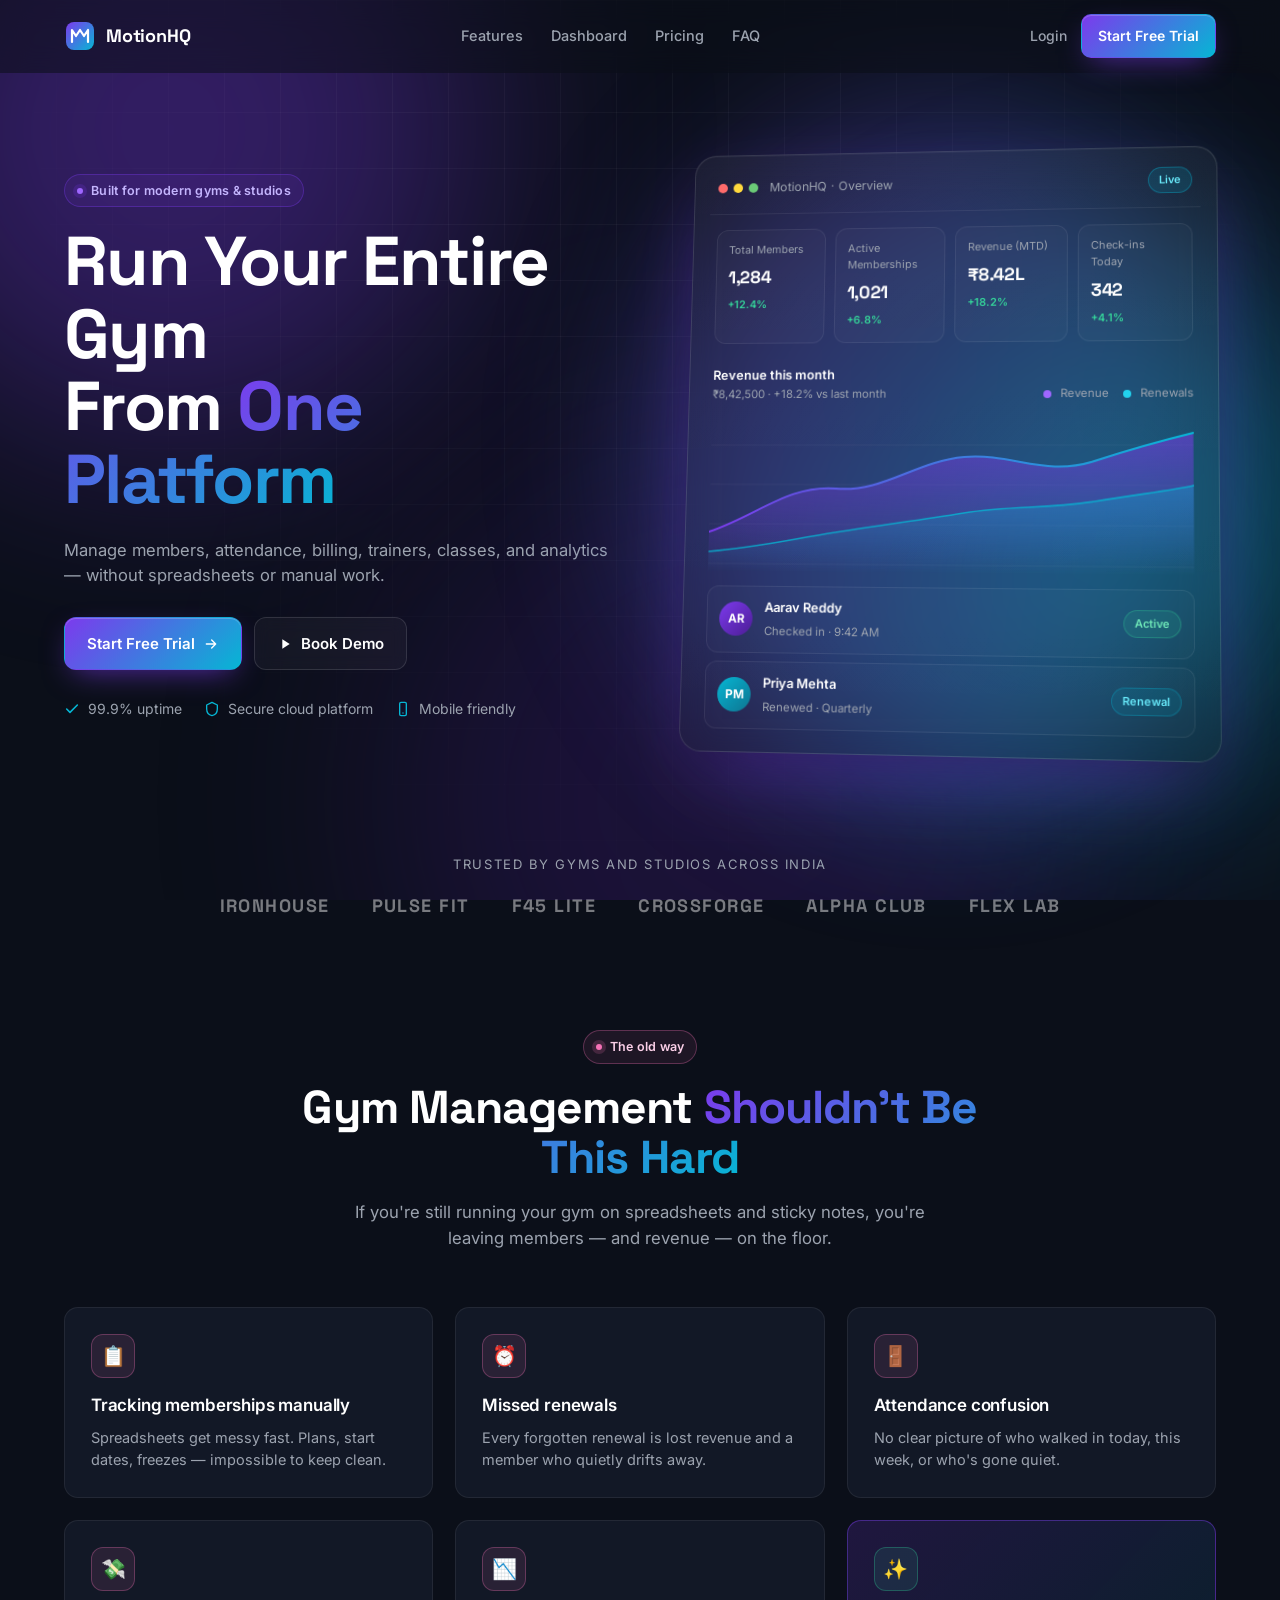
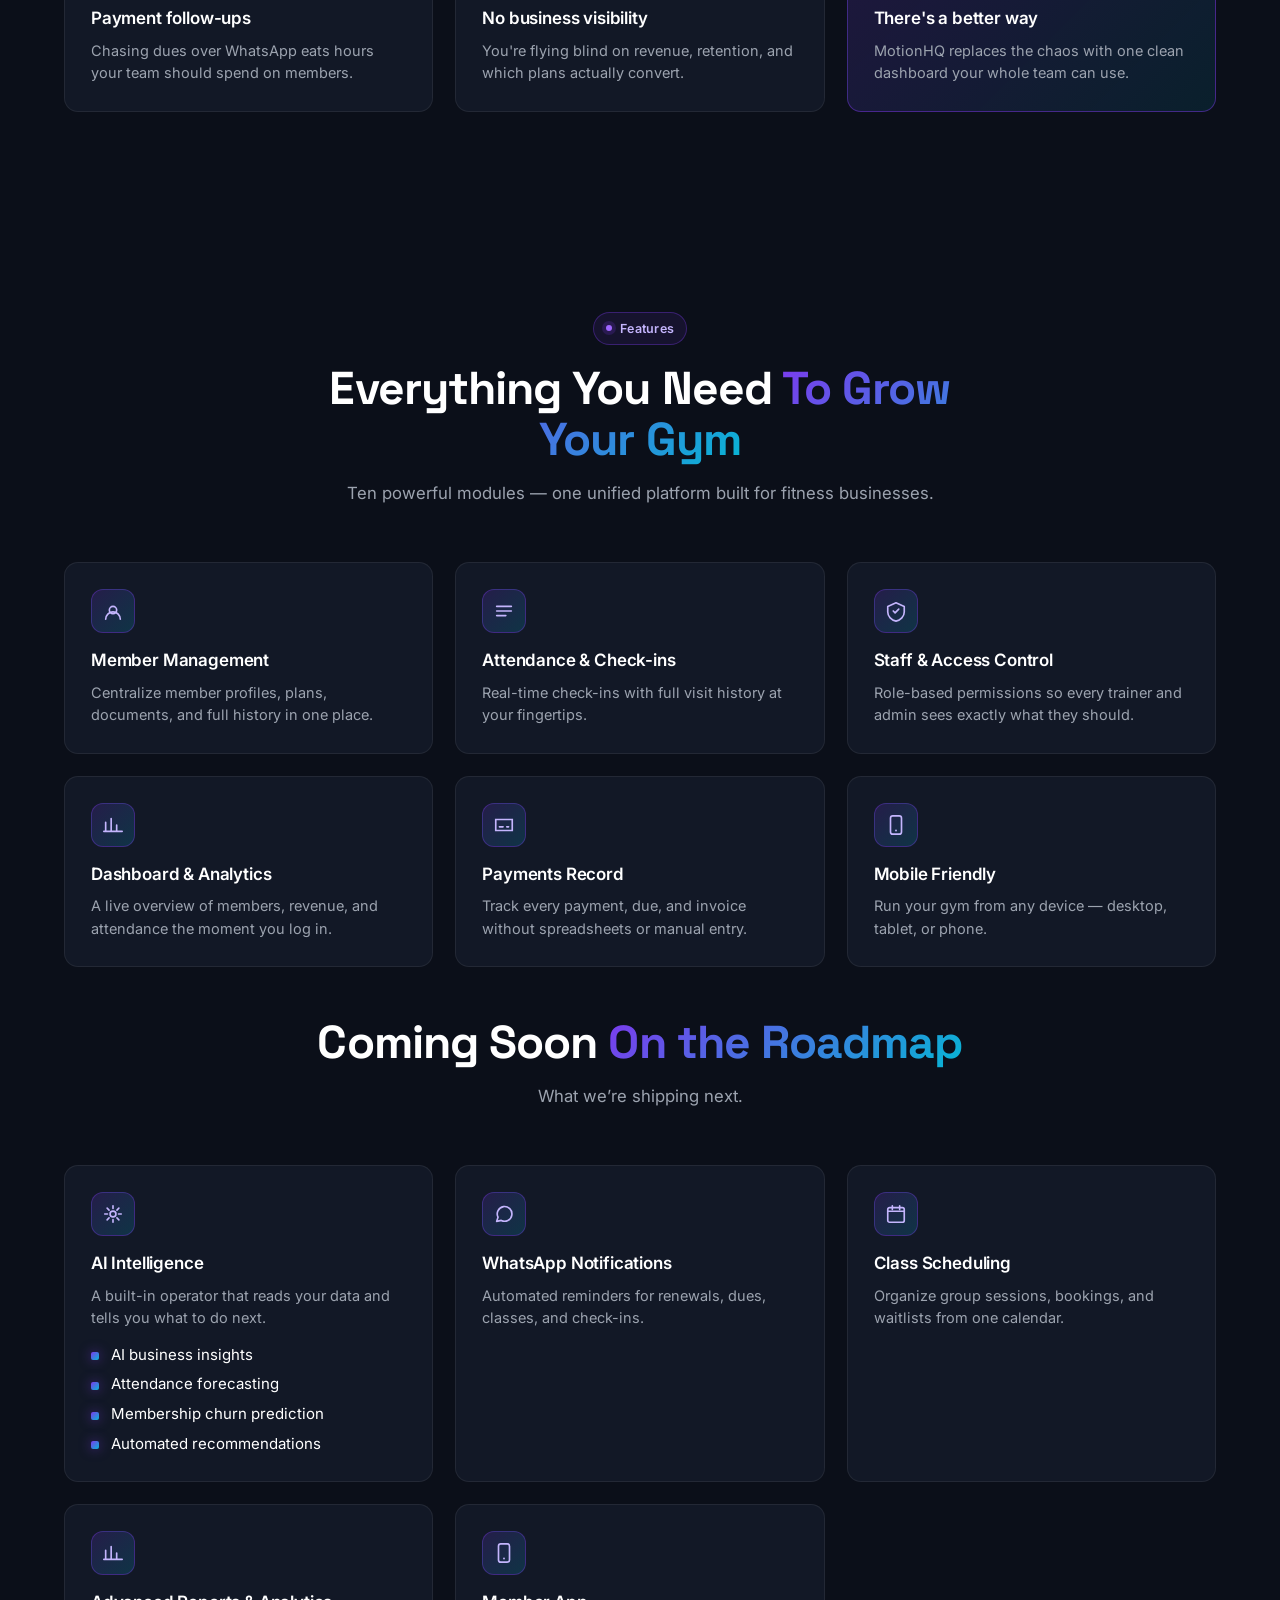
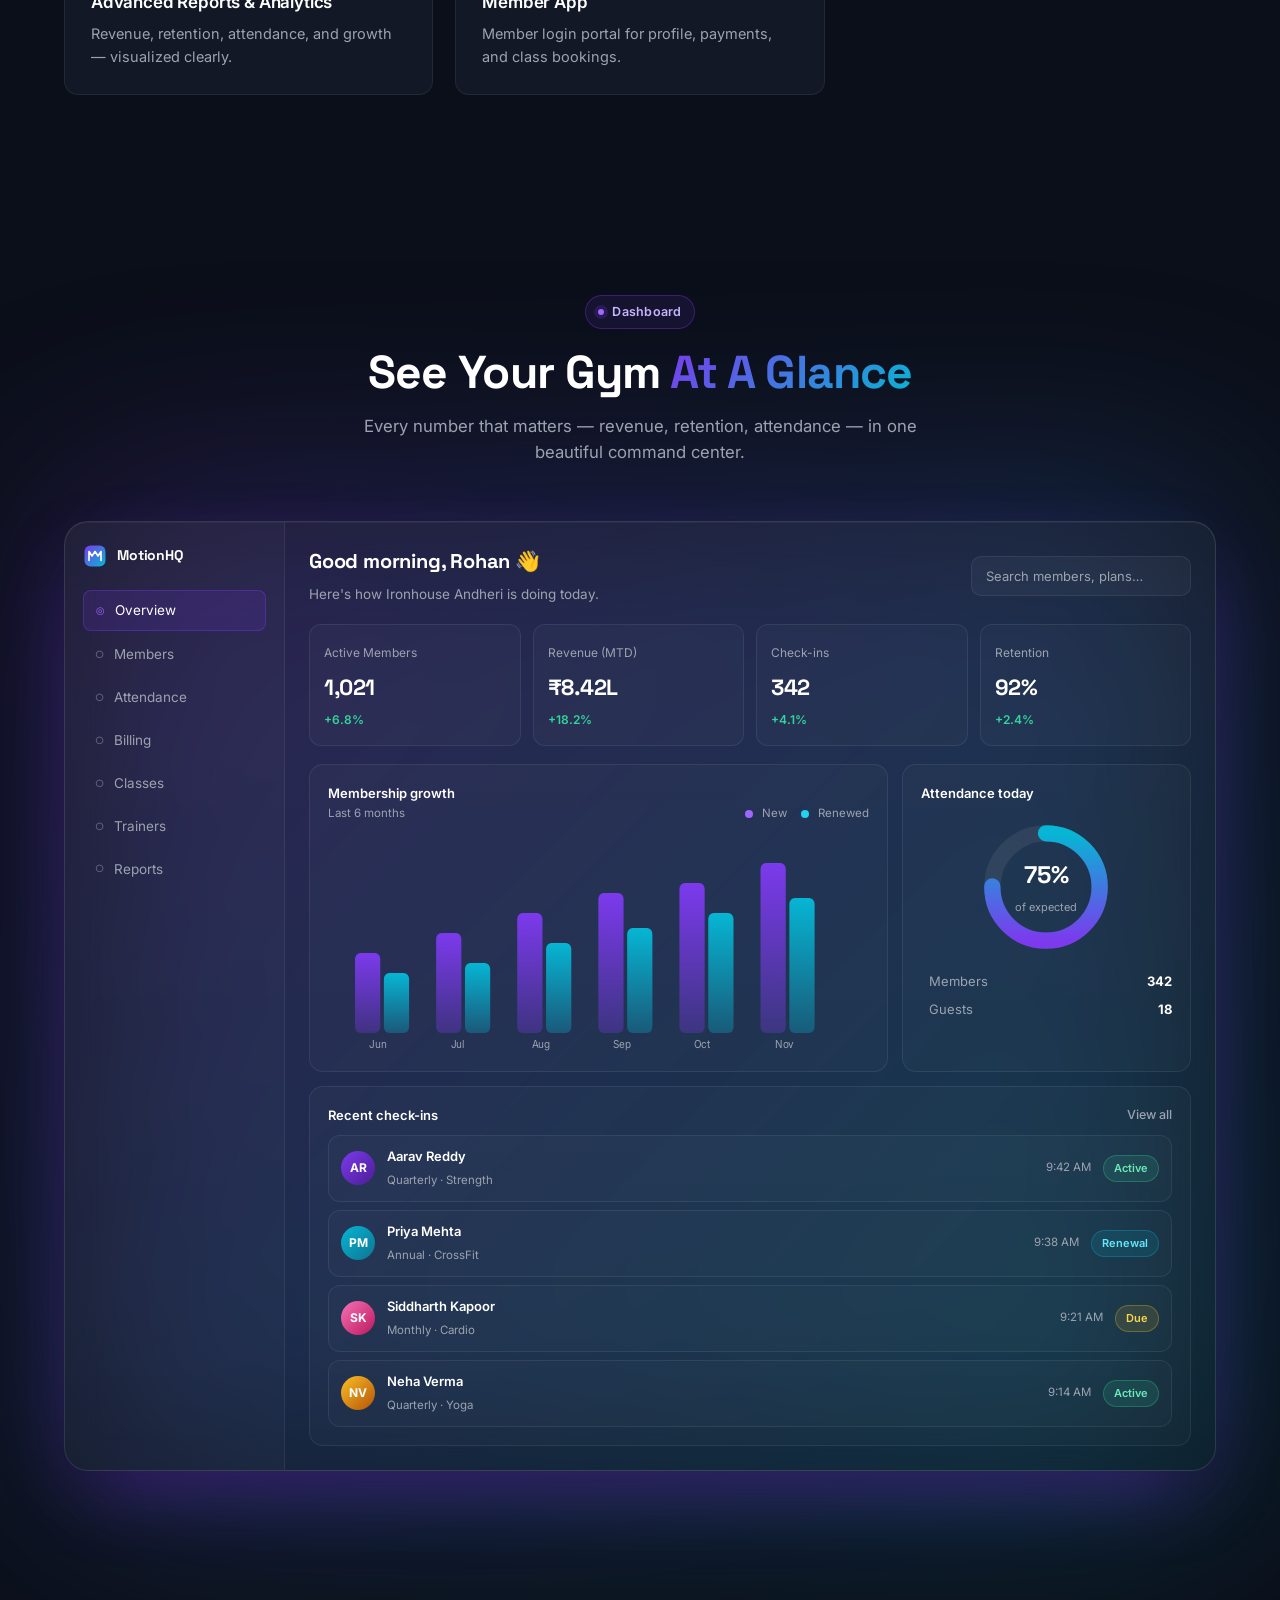
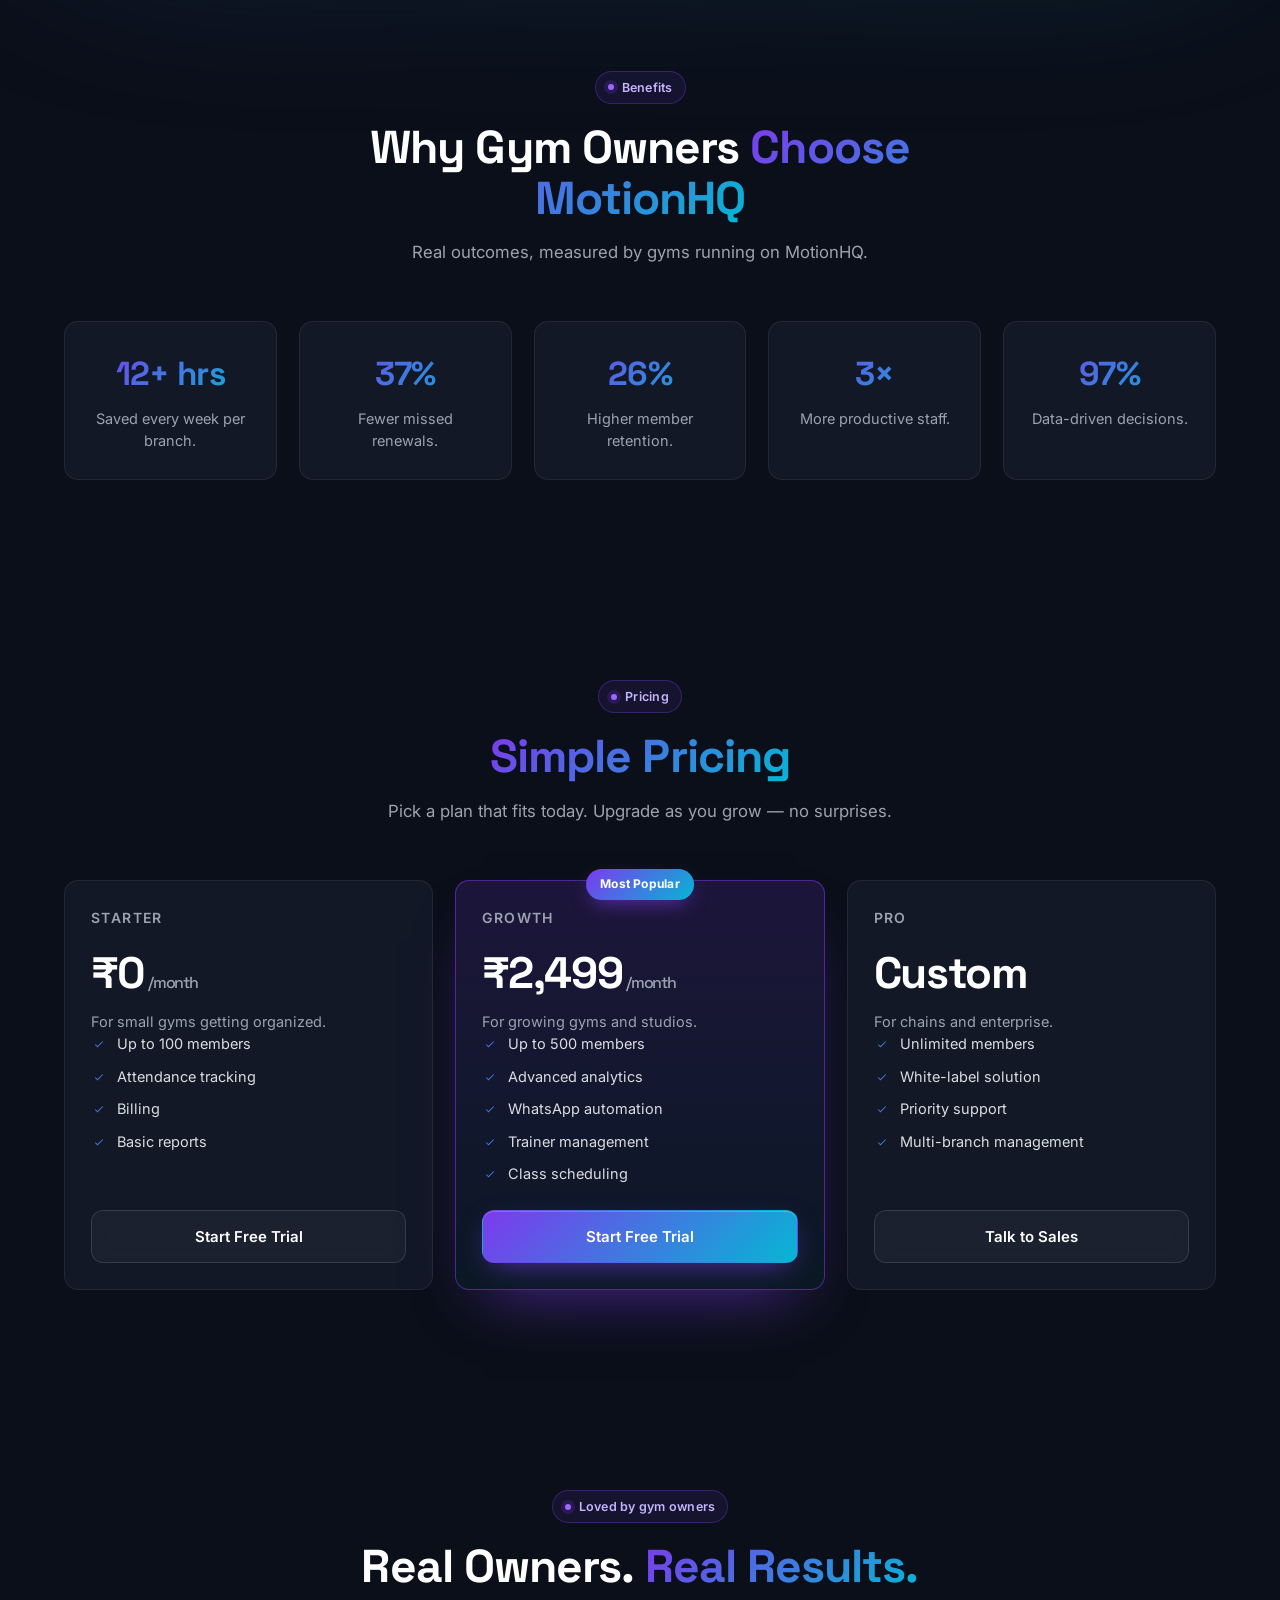
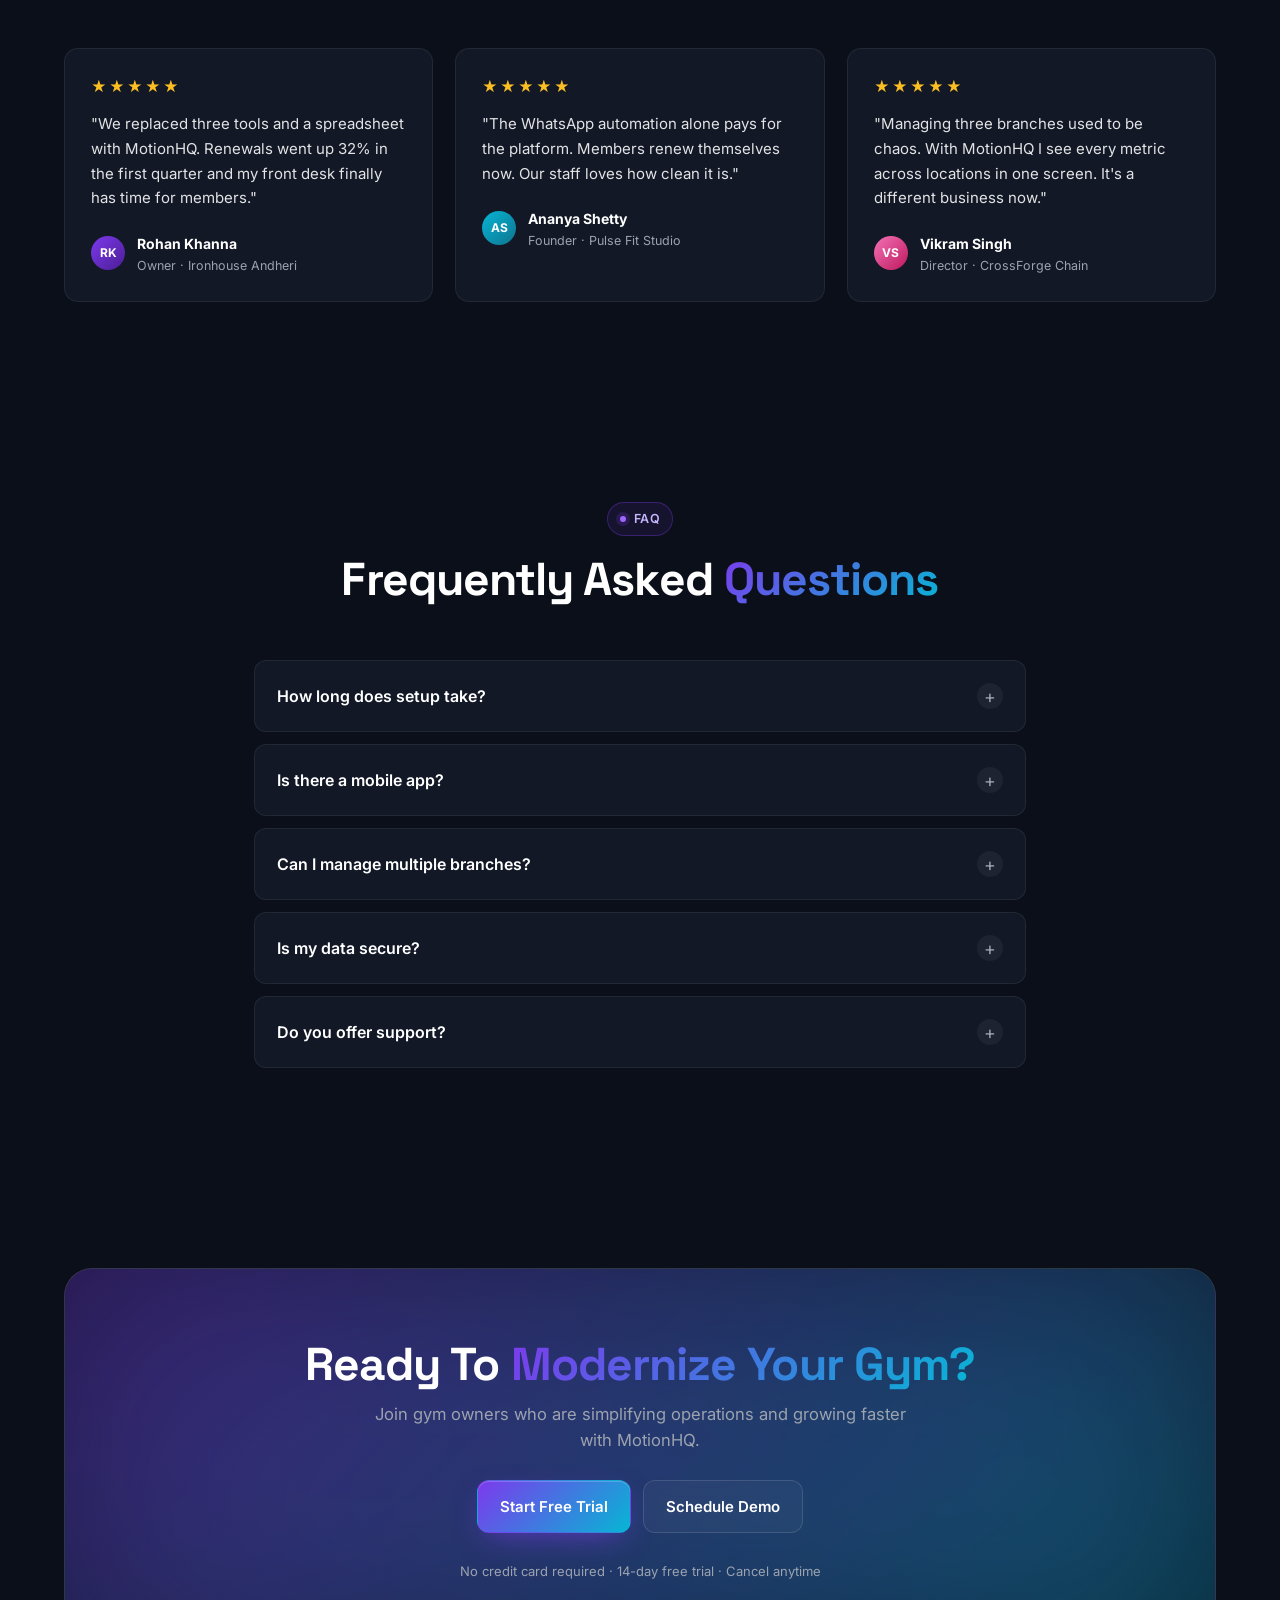
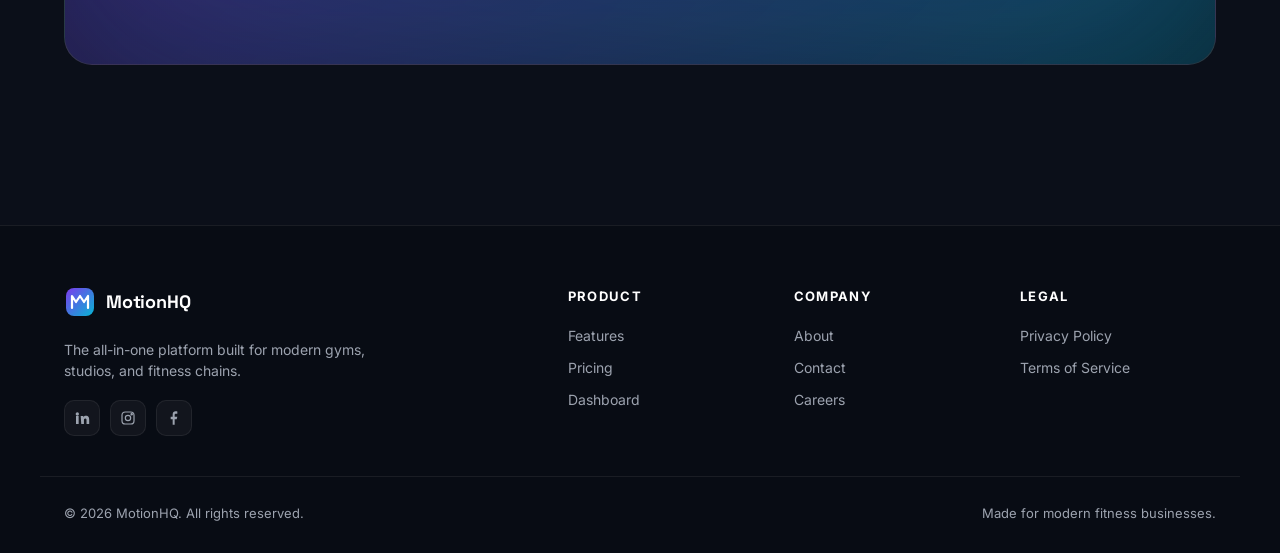
<file: index.html>
<!doctype html>
<html lang="en">

<head>
  <meta charset="utf-8" />
  <meta name="viewport" content="width=device-width, initial-scale=1" />
  <title>MotionHQ — Run Your Entire Gym From One Platform</title>
  <meta name="description"
    content="MotionHQ is the all-in-one gym management platform. Manage members, attendance, billing, trainers, classes, and analytics from a single dashboard." />
  <meta property="og:title" content="MotionHQ — Run Your Entire Gym From One Platform" />
  <meta property="og:description"
    content="All-in-one gym management: members, attendance, billing, trainers, classes, and analytics." />
  <meta property="og:type" content="website" />
  <link rel="preconnect" href="https://fonts.googleapis.com" />
  <link rel="preconnect" href="https://fonts.gstatic.com" crossorigin />
  <link
    href="https://fonts.googleapis.com/css2?family=Inter:wght@400;500;600;700;800&family=Space+Grotesk:wght@600;700&display=swap"
    rel="stylesheet" />
  <link rel="icon" type="image/x-icon" href="favicon.ico" />
  <link rel="stylesheet" href="styles.css" />
</head>

<body>
  <!-- Ambient background glow -->
  <div class="bg-aurora" aria-hidden="true">
    <div class="aurora a1"></div>
    <div class="aurora a2"></div>
    <div class="aurora a3"></div>
    <div class="grid-overlay"></div>
  </div>

  <!-- NAV -->
  <header class="nav" id="nav">
    <div class="container nav-inner">
      <a href="#top" class="brand" aria-label="MotionHQ home">
        <span class="brand-mark" aria-hidden="true">
          <svg viewBox="0 0 32 32" fill="none">
            <defs>
              <linearGradient id="bg1" x1="0" x2="1" y1="0" y2="1">
                <stop offset="0" stop-color="#7C3AED" />
                <stop offset="1" stop-color="#06B6D4" />
              </linearGradient>
            </defs>
            <rect x="2" y="2" width="28" height="28" rx="8" fill="url(#bg1)" />
            <path d="M8 22V10l4 6 4-6 4 6 4-6v12" stroke="white" stroke-width="2.2" stroke-linecap="round"
              stroke-linejoin="round" fill="none" />
          </svg>
        </span>
        <span class="brand-name">MotionHQ</span>
      </a>
      <nav class="nav-links" aria-label="Primary">
        <a href="#features">Features</a>
        <a href="#dashboard">Dashboard</a>
        <a href="#pricing">Pricing</a>
        <a href="#faq">FAQ</a>
      </nav>
      <div class="nav-cta">
        <a href="#" class="link-muted" onclick="redirectToLogin()">Login</a>
        <a href="signup.html" class="btn btn-primary btn-sm">Start Free Trial</a>
      </div>
      <button class="nav-toggle" id="navToggle" aria-label="Toggle menu" aria-expanded="false">
        <span></span><span></span><span></span>
      </button>
    </div>
    <div class="nav-mobile" id="navMobile" hidden>
      <a href="#features">Features</a>
      <a href="#dashboard">Dashboard</a>
      <a href="#pricing">Pricing</a>
      <a href="#faq">FAQ</a>
      <a href="#" class="link-muted" onclick="redirectToLogin()">Login</a>
      <a href="signup.html" class="btn btn-primary">Start Free Trial</a>
    </div>
  </header>

  <main id="top">
    <!-- HERO -->
    <section class="hero">
      <div class="container">
        <div class="hero-grid">
          <div class="hero-copy reveal">
            <span class="eyebrow">
              <span class="dot"></span> Built for modern gyms &amp; studios
            </span>
            <h1 class="h1">
              Run Your Entire Gym <br />
              From <span class="gradient-text">One Platform</span>
            </h1>
            <p class="lead">
              Manage members, attendance, billing, trainers, classes, and analytics &mdash; without spreadsheets or
              manual work.
            </p>
            <div class="hero-ctas">
              <a href="signup.html" class="btn btn-primary">
                Start Free Trial
                <svg width="16" height="16" viewBox="0 0 24 24" fill="none">
                  <path d="M5 12h14M13 6l6 6-6 6" stroke="currentColor" stroke-width="2" stroke-linecap="round"
                    stroke-linejoin="round" />
                </svg>
              </a>
              <a href="#cta" class="btn btn-ghost">
                <svg width="16" height="16" viewBox="0 0 24 24" fill="none">
                  <path d="M8 5v14l11-7-11-7z" fill="currentColor" />
                </svg>
                Book Demo
              </a>
            </div>
            <ul class="trust">
              <li><svg viewBox="0 0 24 24" width="16" height="16" fill="none">
                  <path d="M20 6L9 17l-5-5" stroke="#06B6D4" stroke-width="2.4" stroke-linecap="round"
                    stroke-linejoin="round" />
                </svg> 99.9% uptime</li>
              <li><svg viewBox="0 0 24 24" width="16" height="16" fill="none">
                  <path d="M12 2l8 4v6c0 5-3.5 9-8 10-4.5-1-8-5-8-10V6l8-4z" stroke="#06B6D4" stroke-width="2"
                    stroke-linejoin="round" />
                </svg> Secure cloud platform</li>
              <li><svg viewBox="0 0 24 24" width="16" height="16" fill="none">
                  <rect x="7" y="2" width="10" height="20" rx="2" stroke="#06B6D4" stroke-width="2" />
                  <circle cx="12" cy="18" r="1" fill="#06B6D4" />
                </svg> Mobile friendly</li>
            </ul>
          </div>

          <div class="hero-mock reveal" id="heroMock">
            <div class="mock-glow"></div>
            <div class="mock-card glass">
              <div class="mock-top">
                <div class="mock-dots"><span></span><span></span><span></span></div>
                <div class="mock-title">MotionHQ &middot; Overview</div>
                <div class="mock-pill">Live</div>
              </div>
              <div class="mock-stats">
                <div class="stat-card">
                  <div class="stat-label">Total Members</div>
                  <div class="stat-value">1,284</div>
                  <div class="stat-trend up">+12.4%</div>
                </div>
                <div class="stat-card">
                  <div class="stat-label">Active Memberships</div>
                  <div class="stat-value">1,021</div>
                  <div class="stat-trend up">+6.8%</div>
                </div>
                <div class="stat-card">
                  <div class="stat-label">Revenue (MTD)</div>
                  <div class="stat-value">₹8.42L</div>
                  <div class="stat-trend up">+18.2%</div>
                </div>
                <div class="stat-card">
                  <div class="stat-label">Check-ins Today</div>
                  <div class="stat-value">342</div>
                  <div class="stat-trend up">+4.1%</div>
                </div>
              </div>
              <div class="mock-chart">
                <div class="chart-head">
                  <div>
                    <div class="chart-title">Revenue this month</div>
                    <div class="chart-sub">₹8,42,500 &middot; +18.2% vs last month</div>
                  </div>
                  <div class="chart-legend">
                    <span><i class="dot-p"></i> Revenue</span>
                    <span><i class="dot-s"></i> Renewals</span>
                  </div>
                </div>
                <svg class="line-chart" viewBox="0 0 600 200" preserveAspectRatio="none" aria-hidden="true">
                  <defs>
                    <linearGradient id="area1" x1="0" x2="0" y1="0" y2="1">
                      <stop offset="0" stop-color="#7C3AED" stop-opacity="0.55" />
                      <stop offset="1" stop-color="#7C3AED" stop-opacity="0" />
                    </linearGradient>
                    <linearGradient id="area2" x1="0" x2="0" y1="0" y2="1">
                      <stop offset="0" stop-color="#06B6D4" stop-opacity="0.35" />
                      <stop offset="1" stop-color="#06B6D4" stop-opacity="0" />
                    </linearGradient>
                    <linearGradient id="line1" x1="0" x2="1" y1="0" y2="0">
                      <stop offset="0" stop-color="#7C3AED" />
                      <stop offset="1" stop-color="#06B6D4" />
                    </linearGradient>
                  </defs>
                  <g stroke="rgba(255,255,255,.05)" stroke-width="1">
                    <line x1="0" y1="40" x2="600" y2="40" />
                    <line x1="0" y1="90" x2="600" y2="90" />
                    <line x1="0" y1="140" x2="600" y2="140" />
                    <line x1="0" y1="190" x2="600" y2="190" />
                  </g>
                  <path
                    d="M0,150 C60,130 100,90 160,95 C220,100 260,60 320,55 C380,50 420,80 480,60 C540,40 580,30 600,25 L600,200 L0,200 Z"
                    fill="url(#area1)" />
                  <path
                    d="M0,150 C60,130 100,90 160,95 C220,100 260,60 320,55 C380,50 420,80 480,60 C540,40 580,30 600,25"
                    fill="none" stroke="url(#line1)" stroke-width="2.5" stroke-linecap="round" />
                  <path
                    d="M0,175 C60,170 100,160 160,150 C220,140 260,135 320,125 C380,115 420,120 480,110 C540,100 580,95 600,90 L600,200 L0,200 Z"
                    fill="url(#area2)" />
                  <path
                    d="M0,175 C60,170 100,160 160,150 C220,140 260,135 320,125 C380,115 420,120 480,110 C540,100 580,95 600,90"
                    fill="none" stroke="#06B6D4" stroke-width="2" stroke-linecap="round" opacity=".8" />
                </svg>
              </div>
              <div class="mock-foot">
                <div class="ck-row">
                  <div class="avatar">AR</div>
                  <div class="ck-meta">
                    <div>Aarav Reddy</div><span>Checked in &middot; 9:42 AM</span>
                  </div>
                  <div class="ck-badge ok">Active</div>
                </div>
                <div class="ck-row">
                  <div class="avatar avt-2">PM</div>
                  <div class="ck-meta">
                    <div>Priya Mehta</div><span>Renewed &middot; Quarterly</span>
                  </div>
                  <div class="ck-badge new">Renewal</div>
                </div>
              </div>
            </div>
          </div>
        </div>
      </div>
    </section>

    <!-- LOGO STRIP -->
    <section class="logos reveal">
      <div class="container">
        <p class="logos-label">Trusted by gyms and studios across India</p>
        <div class="logos-row">
          <span>IRONHOUSE</span><span>PULSE&nbsp;FIT</span><span>F45&nbsp;LITE</span><span>CROSSFORGE</span><span>ALPHA&nbsp;CLUB</span><span>FLEX&nbsp;LAB</span>
        </div>
      </div>
    </section>

    <!-- PROBLEM -->
    <section class="section" id="problem">
      <div class="container">
        <div class="section-head reveal">
          <span class="eyebrow eyebrow-warn"><span class="dot"></span> The old way</span>
          <h2 class="h2">Gym Management <span class="gradient-text">Shouldn't Be This Hard</span></h2>
          <p class="section-sub">If you're still running your gym on spreadsheets and sticky notes, you're leaving
            members &mdash; and revenue &mdash; on the floor.</p>
        </div>
        <div class="grid grid-3 problems">
          <div class="card reveal">
            <div class="ico ico-warn">📋</div>
            <h3>Tracking memberships manually</h3>
            <p>Spreadsheets get messy fast. Plans, start dates, freezes &mdash; impossible to keep clean.</p>
          </div>
          <div class="card reveal">
            <div class="ico ico-warn">⏰</div>
            <h3>Missed renewals</h3>
            <p>Every forgotten renewal is lost revenue and a member who quietly drifts away.</p>
          </div>
          <div class="card reveal">
            <div class="ico ico-warn">🚪</div>
            <h3>Attendance confusion</h3>
            <p>No clear picture of who walked in today, this week, or who's gone quiet.</p>
          </div>
          <div class="card reveal">
            <div class="ico ico-warn">💸</div>
            <h3>Payment follow-ups</h3>
            <p>Chasing dues over WhatsApp eats hours your team should spend on members.</p>
          </div>
          <div class="card reveal">
            <div class="ico ico-warn">📉</div>
            <h3>No business visibility</h3>
            <p>You're flying blind on revenue, retention, and which plans actually convert.</p>
          </div>
          <div class="card reveal card-accent">
            <div class="ico ico-ok">✨</div>
            <h3>There's a better way</h3>
            <p>MotionHQ replaces the chaos with one clean dashboard your whole team can use.</p>
          </div>
        </div>
      </div>
    </section>

    <!-- FEATURES -->
    <section class="section" id="features">
      <div class="container">
        <div class="section-head reveal">
          <span class="eyebrow"><span class="dot"></span> Features</span>
          <h2 class="h2">Everything You Need <span class="gradient-text">To Grow Your Gym</span></h2>
          <p class="section-sub">Ten powerful modules &mdash; one unified platform built for fitness businesses.</p>
        </div>

        <div class="grid grid-3 features">
          <div class="card feature reveal">
            <div class="f-ico"><svg viewBox="0 0 24 24" fill="none">
                <path d="M16 11a4 4 0 1 0-8 0 4 4 0 0 0 8 0Z" stroke="currentColor" stroke-width="1.8" />
                <path d="M4 21a8 8 0 0 1 16 0" stroke="currentColor" stroke-width="1.8" stroke-linecap="round" />
              </svg></div>
            <h3>Member Management</h3>
            <p>Centralize member profiles, plans, documents, and full history in one place.</p>
          </div>
          <div class="card feature reveal">
            <div class="f-ico"><svg viewBox="0 0 24 24" fill="none">
                <path d="M4 7h16M4 12h16M4 17h10" stroke="currentColor" stroke-width="1.8" stroke-linecap="round" />
              </svg></div>
            <h3>Attendance &amp; Check-ins</h3>
            <p>Real-time check-ins with full visit history at your fingertips.</p>
          </div>
          <div class="card feature reveal">
            <div class="f-ico"><svg viewBox="0 0 24 24" fill="none">
                <path d="M12 3l9 4v6c0 5-4 9-9 10-5-1-9-5-9-10V7l9-4z" stroke="currentColor" stroke-width="1.8"
                  stroke-linejoin="round" />
                <path d="M9 12l2 2 4-4" stroke="currentColor" stroke-width="1.8" stroke-linecap="round"
                  stroke-linejoin="round" />
              </svg></div>
            <h3>Staff &amp; Access Control</h3>
            <p>Role-based permissions so every trainer and admin sees exactly what they should.</p>
          </div>
          <div class="card feature reveal">
            <div class="f-ico"><svg viewBox="0 0 24 24" fill="none">
                <path d="M4 19V9M10 19V5M16 19v-7M22 19H2" stroke="currentColor" stroke-width="1.8"
                  stroke-linecap="round" />
              </svg></div>
            <h3>Dashboard &amp; Analytics</h3>
            <p>A live overview of members, revenue, and attendance the moment you log in.</p>
          </div>
          <div class="card feature reveal">
            <div class="f-ico"><svg viewBox="0 0 24 24" fill="none">
                <path d="M3 6h18v12H3z" stroke="currentColor" stroke-width="1.8" />
                <path d="M7 14h4M15 14h2" stroke="currentColor" stroke-width="1.8" stroke-linecap="round" />
              </svg></div>
            <h3>Payments Record</h3>
            <p>Track every payment, due, and invoice without spreadsheets or manual entry.</p>
          </div>
          <div class="card feature reveal">
            <div class="f-ico"><svg viewBox="0 0 24 24" fill="none">
                <rect x="6" y="2" width="12" height="20" rx="2.5" stroke="currentColor" stroke-width="1.8" />
                <circle cx="12" cy="18" r="1" fill="currentColor" />
              </svg></div>
            <h3>Mobile Friendly</h3>
            <p>Run your gym from any device &mdash; desktop, tablet, or phone.</p>
          </div>
        </div>

        <br><br>
        <div class="section-head reveal">
          <h2 class="h2">Coming Soon <span class="gradient-text">On the Roadmap</span></h2>
          <p class="section-sub">What we&rsquo;re shipping next.</p>
        </div>

        <div class="grid grid-3 features">
          <div class="card feature reveal">
            <div class="f-ico">
              <svg viewBox="0 0 24 24" fill="none">
                <path
                  d="M12 3v3M12 18v3M3 12h3M18 12h3M5.6 5.6l2.1 2.1M16.3 16.3l2.1 2.1M5.6 18.4l2.1-2.1M16.3 7.7l2.1-2.1"
                  stroke="currentColor" stroke-width="1.8" stroke-linecap="round" />
                <circle cx="12" cy="12" r="3.2" stroke="currentColor" stroke-width="1.8" />
              </svg>
            </div>
            <h3>AI Intelligence</h3>
            <p>A built-in operator that reads your data and tells you what to do next.</p>
            <ul class="feat-list">
              <li>AI business insights</li>
              <li>Attendance forecasting</li>
              <li>Membership churn prediction</li>
              <li>Automated recommendations</li>
            </ul>
          </div>

          <div class="card feature reveal">
            <div class="f-ico"><svg viewBox="0 0 24 24" fill="none">
                <path d="M4 20l1.5-4.5A8 8 0 1 1 9 19l-5 1z" stroke="currentColor" stroke-width="1.8"
                  stroke-linejoin="round" />
              </svg></div>
            <h3>WhatsApp Notifications</h3>
            <p>Automated reminders for renewals, dues, classes, and check-ins.</p>
          </div>

          <div class="card feature reveal">
            <div class="f-ico"><svg viewBox="0 0 24 24" fill="none">
                <rect x="3" y="5" width="18" height="16" rx="2" stroke="currentColor" stroke-width="1.8" />
                <path d="M3 9h18M8 3v4M16 3v4" stroke="currentColor" stroke-width="1.8" stroke-linecap="round" />
              </svg></div>
            <h3>Class Scheduling</h3>
            <p>Organize group sessions, bookings, and waitlists from one calendar.</p>
          </div>

          <div class="card feature reveal">
            <div class="f-ico"><svg viewBox="0 0 24 24" fill="none">
                <path d="M4 19V9M10 19V5M16 19v-7M22 19H2" stroke="currentColor" stroke-width="1.8"
                  stroke-linecap="round" />
              </svg></div>
            <h3>Advanced Reports &amp; Analytics</h3>
            <p>Revenue, retention, attendance, and growth &mdash; visualized clearly.</p>
          </div>

          <div class="card feature reveal">
            <div class="f-ico"><svg viewBox="0 0 24 24" fill="none">
                <rect x="6" y="2" width="12" height="20" rx="2.5" stroke="currentColor" stroke-width="1.8" />
                <circle cx="12" cy="18" r="1" fill="currentColor" />
              </svg></div>
            <h3>Member App</h3>
            <p>Member login portal for profile, payments, and class bookings.</p>
          </div>
        </div>
      </div>
    </section>

    <!-- DASHBOARD SHOWCASE -->
    <section class="section" id="dashboard">
      <div class="container">
        <div class="section-head reveal">
          <span class="eyebrow"><span class="dot"></span> Dashboard</span>
          <h2 class="h2">See Your Gym <span class="gradient-text">At A Glance</span></h2>
          <p class="section-sub">Every number that matters &mdash; revenue, retention, attendance &mdash; in one
            beautiful command center.</p>
        </div>

        <div class="dash-wrap reveal">
          <div class="dash-glow"></div>
          <div class="dash glass">
            <div class="dash-side">
              <div class="brand small">
                <span class="brand-mark sm"><svg viewBox="0 0 32 32">
                    <rect x="2" y="2" width="28" height="28" rx="8" fill="url(#bg1)" />
                    <path d="M8 22V10l4 6 4-6 4 6 4-6v12" stroke="white" stroke-width="2.2" fill="none"
                      stroke-linecap="round" stroke-linejoin="round" />
                  </svg></span>
                <span class="brand-name sm">MotionHQ</span>
              </div>
              <nav class="side-nav">
                <a class="active"><i>◎</i> Overview</a>
                <a><i>○</i> Members</a>
                <a><i>○</i> Attendance</a>
                <a><i>○</i> Billing</a>
                <a><i>○</i> Classes</a>
                <a><i>○</i> Trainers</a>
                <a><i>○</i> Reports</a>
              </nav>
            </div>
            <div class="dash-main">
              <div class="dash-head">
                <div>
                  <h4>Good morning, Rohan 👋</h4>
                  <span>Here's how Ironhouse Andheri is doing today.</span>
                </div>
                <div class="dash-search">Search members, plans…</div>
              </div>

              <div class="dash-stats">
                <div class="ds"><span>Active Members</span><b data-count="1021">0</b><i class="up">+6.8%</i></div>
                <div class="ds"><span>Revenue (MTD)</span><b>₹8.42L</b><i class="up">+18.2%</i></div>
                <div class="ds"><span>Check-ins</span><b data-count="342">0</b><i class="up">+4.1%</i></div>
                <div class="ds"><span>Retention</span><b>92%</b><i class="up">+2.4%</i></div>
              </div>

              <div class="dash-grid">
                <div class="dash-card big">
                  <div class="chart-head">
                    <div>
                      <div class="chart-title">Membership growth</div>
                      <div class="chart-sub">Last 6 months</div>
                    </div>
                    <div class="chart-legend"><span><i class="dot-p"></i> New</span><span><i class="dot-s"></i>
                        Renewed</span></div>
                  </div>
                  <svg class="bars" viewBox="0 0 600 220" preserveAspectRatio="none">
                    <defs>
                      <linearGradient id="bp" x1="0" x2="0" y1="0" y2="1">
                        <stop offset="0" stop-color="#7C3AED" />
                        <stop offset="1" stop-color="#7C3AED" stop-opacity=".3" />
                      </linearGradient>
                      <linearGradient id="bs" x1="0" x2="0" y1="0" y2="1">
                        <stop offset="0" stop-color="#06B6D4" />
                        <stop offset="1" stop-color="#06B6D4" stop-opacity=".3" />
                      </linearGradient>
                    </defs>
                    <g>
                      <rect x="30" y="120" width="28" height="80" rx="6" fill="url(#bp)" />
                      <rect x="62" y="140" width="28" height="60" rx="6" fill="url(#bs)" />
                      <rect x="120" y="100" width="28" height="100" rx="6" fill="url(#bp)" />
                      <rect x="152" y="130" width="28" height="70" rx="6" fill="url(#bs)" />
                      <rect x="210" y="80" width="28" height="120" rx="6" fill="url(#bp)" />
                      <rect x="242" y="110" width="28" height="90" rx="6" fill="url(#bs)" />
                      <rect x="300" y="60" width="28" height="140" rx="6" fill="url(#bp)" />
                      <rect x="332" y="95" width="28" height="105" rx="6" fill="url(#bs)" />
                      <rect x="390" y="50" width="28" height="150" rx="6" fill="url(#bp)" />
                      <rect x="422" y="80" width="28" height="120" rx="6" fill="url(#bs)" />
                      <rect x="480" y="30" width="28" height="170" rx="6" fill="url(#bp)" />
                      <rect x="512" y="65" width="28" height="135" rx="6" fill="url(#bs)" />
                    </g>
                    <g fill="#9CA3AF" font-size="11" font-family="Inter">
                      <text x="46" y="215">Jun</text><text x="136" y="215">Jul</text><text x="226" y="215">Aug</text>
                      <text x="316" y="215">Sep</text><text x="406" y="215">Oct</text><text x="496" y="215">Nov</text>
                    </g>
                  </svg>
                </div>

                <div class="dash-card">
                  <div class="chart-title">Attendance today</div>
                  <div class="donut-wrap">
                    <svg viewBox="0 0 120 120" class="donut">
                      <circle cx="60" cy="60" r="46" stroke="rgba(255,255,255,.07)" stroke-width="14" fill="none" />
                      <circle cx="60" cy="60" r="46" stroke="url(#line1)" stroke-width="14" fill="none"
                        stroke-dasharray="289" stroke-dashoffset="72" stroke-linecap="round"
                        transform="rotate(-90 60 60)" />
                    </svg>
                    <div class="donut-center"><b>75%</b><span>of expected</span></div>
                  </div>
                  <div class="legend-rows">
                    <div><i class="dot-p"></i> Members <b>342</b></div>
                    <div><i class="dot-s"></i> Guests <b>18</b></div>
                  </div>
                </div>

                <div class="dash-card span-2">
                  <div class="chart-head">
                    <div class="chart-title">Recent check-ins</div>
                    <a class="link-muted small">View all</a>
                  </div>
                  <div class="ck-list">
                    <div class="ck-row">
                      <div class="avatar">AR</div>
                      <div class="ck-meta">
                        <div>Aarav Reddy</div><span>Quarterly · Strength</span>
                      </div>
                      <div class="ck-time">9:42 AM</div>
                      <div class="ck-badge ok">Active</div>
                    </div>
                    <div class="ck-row">
                      <div class="avatar avt-2">PM</div>
                      <div class="ck-meta">
                        <div>Priya Mehta</div><span>Annual · CrossFit</span>
                      </div>
                      <div class="ck-time">9:38 AM</div>
                      <div class="ck-badge new">Renewal</div>
                    </div>
                    <div class="ck-row">
                      <div class="avatar avt-3">SK</div>
                      <div class="ck-meta">
                        <div>Siddharth Kapoor</div><span>Monthly · Cardio</span>
                      </div>
                      <div class="ck-time">9:21 AM</div>
                      <div class="ck-badge warn">Due</div>
                    </div>
                    <div class="ck-row">
                      <div class="avatar avt-4">NV</div>
                      <div class="ck-meta">
                        <div>Neha Verma</div><span>Quarterly · Yoga</span>
                      </div>
                      <div class="ck-time">9:14 AM</div>
                      <div class="ck-badge ok">Active</div>
                    </div>
                  </div>
                </div>
              </div>
            </div>
          </div>
        </div>
      </div>
    </section>

    <!-- BENEFITS -->
    <section class="section" id="benefits">
      <div class="container">
        <div class="section-head reveal">
          <span class="eyebrow"><span class="dot"></span> Benefits</span>
          <h2 class="h2">Why Gym Owners <span class="gradient-text">Choose MotionHQ</span></h2>
          <p class="section-sub">Real outcomes, measured by gyms running on MotionHQ.</p>
        </div>
        <div class="grid grid-5 benefits">
          <div class="card stat reveal">
            <div class="big-num"><span data-count="12">0</span>+ hrs</div>
            <p>Saved every week per branch.</p>
          </div>
          <div class="card stat reveal">
            <div class="big-num"><span data-count="38">0</span>%</div>
            <p>Fewer missed renewals.</p>
          </div>
          <div class="card stat reveal">
            <div class="big-num"><span data-count="27">0</span>%</div>
            <p>Higher member retention.</p>
          </div>
          <div class="card stat reveal">
            <div class="big-num"><span data-count="3">0</span>×</div>
            <p>More productive staff.</p>
          </div>
          <div class="card stat reveal">
            <div class="big-num"><span data-count="100">0</span>%</div>
            <p>Data-driven decisions.</p>
          </div>
        </div>
      </div>
    </section>

    <!-- PRICING -->
    <section class="section" id="pricing">
      <div class="container">
        <div class="section-head reveal">
          <span class="eyebrow"><span class="dot"></span> Pricing</span>
          <h2 class="h2"><span class="gradient-text">Simple Pricing</span></h2>
          <p class="section-sub">Pick a plan that fits today. Upgrade as you grow &mdash; no surprises.</p>
        </div>
        <div class="grid grid-3 pricing">
          <div class="card price reveal">
            <div class="price-name">Starter</div>
            <div class="price-amt">₹0<span>/month</span></div>
            <p class="price-desc">For small gyms getting organized.</p>
            <ul class="price-list">
              <li>Up to 100 members</li>
              <li>Attendance tracking</li>
              <li>Billing</li>
              <li>Basic reports</li>
            </ul>
            <a href="signup.html" class="btn btn-ghost btn-block">Start Free Trial</a>
          </div>
          <div class="card price popular reveal">
            <span class="pop-tag">Most Popular</span>
            <div class="price-name">Growth</div>
            <div class="price-amt">₹2,499<span>/month</span></div>
            <p class="price-desc">For growing gyms and studios.</p>
            <ul class="price-list">
              <li>Up to 500 members</li>
              <li>Advanced analytics</li>
              <li>WhatsApp automation</li>
              <li>Trainer management</li>
              <li>Class scheduling</li>
            </ul>
            <a href="signup.html" class="btn btn-primary btn-block">Start Free Trial</a>
          </div>
          <div class="card price reveal">
            <div class="price-name">Pro</div>
            <div class="price-amt">Custom<span>&nbsp;</span></div>
            <p class="price-desc">For chains and enterprise.</p>
            <ul class="price-list">
              <li>Unlimited members</li>
              <li>White-label solution</li>
              <li>Priority support</li>
              <li>Multi-branch management</li>
            </ul>
            <a href="#cta" class="btn btn-ghost btn-block">Talk to Sales</a>
          </div>
        </div>
      </div>
    </section>

    <!-- TESTIMONIALS -->
    <section class="section" id="testimonials">
      <div class="container">
        <div class="section-head reveal">
          <span class="eyebrow"><span class="dot"></span> Loved by gym owners</span>
          <h2 class="h2">Real Owners. <span class="gradient-text">Real Results.</span></h2>
        </div>
        <div class="grid grid-3 reviews">
          <div class="card review reveal">
            <div class="stars">★★★★★</div>
            <p>"We replaced three tools and a spreadsheet with MotionHQ. Renewals went up 32% in the first quarter and
              my front desk finally has time for members."</p>
            <div class="r-author">
              <div class="avatar">RK</div>
              <div><b>Rohan Khanna</b><span>Owner · Ironhouse Andheri</span></div>
            </div>
          </div>
          <div class="card review reveal">
            <div class="stars">★★★★★</div>
            <p>"The WhatsApp automation alone pays for the platform. Members renew themselves now. Our staff loves how
              clean it is."</p>
            <div class="r-author">
              <div class="avatar avt-2">AS</div>
              <div><b>Ananya Shetty</b><span>Founder · Pulse Fit Studio</span></div>
            </div>
          </div>
          <div class="card review reveal">
            <div class="stars">★★★★★</div>
            <p>"Managing three branches used to be chaos. With MotionHQ I see every metric across locations in one
              screen. It's a different business now."</p>
            <div class="r-author">
              <div class="avatar avt-3">VS</div>
              <div><b>Vikram Singh</b><span>Director · CrossForge Chain</span></div>
            </div>
          </div>
        </div>
      </div>
    </section>

    <!-- FAQ -->
    <section class="section" id="faq">
      <div class="container narrow">
        <div class="section-head reveal">
          <span class="eyebrow"><span class="dot"></span> FAQ</span>
          <h2 class="h2">Frequently Asked <span class="gradient-text">Questions</span></h2>
        </div>
        <div class="faq reveal">
          <details>
            <summary>How long does setup take?<span class="chev">+</span></summary>
            <p>Most gyms are live within 24–48 hours. Our onboarding team imports your members, plans, and historical
              data for you &mdash; you don't lift a finger.</p>
          </details>
          <details>
            <summary>Is there a mobile app?<span class="chev">+</span></summary>
            <p>Yes. Members get a polished mobile app to view plans, attendance, bookings, and renewals. Staff get a
              check-in app for the front desk.</p>
          </details>
          <details>
            <summary>Can I manage multiple branches?<span class="chev">+</span></summary>
            <p>Absolutely. The Pro plan includes multi-branch management with per-branch staff roles and a roll-up
              dashboard across locations.</p>
          </details>
          <details>
            <summary>Is my data secure?<span class="chev">+</span></summary>
            <p>Yes. MotionHQ runs on enterprise-grade cloud infrastructure with encryption at rest and in transit, daily
              backups, and role-based access control.</p>
          </details>
          <details>
            <summary>Do you offer support?<span class="chev">+</span></summary>
            <p>Every plan includes email and chat support. Growth and Pro plans get priority support with a dedicated
              success manager.</p>
          </details>
        </div>
      </div>
    </section>

    <!-- FINAL CTA -->
    <section class="section" id="cta">
      <div class="container">
        <div class="cta-panel reveal">
          <div class="cta-glow"></div>
          <h2 class="h2">Ready To <span class="gradient-text">Modernize Your Gym?</span></h2>
          <p class="lead">Join gym owners who are simplifying operations and growing faster with MotionHQ.</p>
          <div class="hero-ctas center">
            <a href="signup.html" class="btn btn-primary">Start Free Trial</a>
            <a href="#" class="btn btn-ghost">Schedule Demo</a>
          </div>
          <p class="fine">No credit card required &middot; 14-day free trial &middot; Cancel anytime</p>
        </div>
      </div>
    </section>
  </main>

  <!-- FOOTER -->
  <footer class="footer">
    <div class="container footer-inner">
      <div class="foot-brand">
        <a href="#top" class="brand">
          <span class="brand-mark"><svg viewBox="0 0 32 32">
              <rect x="2" y="2" width="28" height="28" rx="8" fill="url(#bg1)" />
              <path d="M8 22V10l4 6 4-6 4 6 4-6v12" stroke="white" stroke-width="2.2" fill="none" stroke-linecap="round"
                stroke-linejoin="round" />
            </svg></span>
          <span class="brand-name">MotionHQ</span>
        </a>
        <p>The all-in-one platform built for modern gyms, studios, and fitness chains.</p>
        <div class="socials">
          <a aria-label="LinkedIn" href="#"><svg viewBox="0 0 24 24" fill="currentColor">
              <path
                d="M4.98 3.5a2.5 2.5 0 1 1 0 5 2.5 2.5 0 0 1 0-5zM3 9h4v12H3zM10 9h3.8v1.7h.1c.5-1 1.9-2 3.9-2 4.2 0 5 2.7 5 6.2V21h-4v-5.3c0-1.3 0-2.9-1.8-2.9s-2.1 1.4-2.1 2.8V21h-4z" />
            </svg></a>
          <a aria-label="Instagram" href="#"><svg viewBox="0 0 24 24" fill="none" stroke="currentColor"
              stroke-width="1.8">
              <rect x="3" y="3" width="18" height="18" rx="5" />
              <circle cx="12" cy="12" r="4" />
              <circle cx="17.5" cy="6.5" r="1" fill="currentColor" />
            </svg></a>
          <a aria-label="Facebook" href="#"><svg viewBox="0 0 24 24" fill="currentColor">
              <path
                d="M13 22v-8h3l1-4h-4V7.5c0-1.1.3-1.9 2-1.9h2V2.1C16.6 2 15.5 2 14.4 2 11.9 2 10 3.5 10 6.7V10H7v4h3v8z" />
            </svg></a>
        </div>
      </div>
      <div class="foot-cols">
        <div>
          <h5>Product</h5>
          <a href="#features">Features</a>
          <a href="#pricing">Pricing</a>
          <a href="#dashboard">Dashboard</a>
        </div>
        <div>
          <h5>Company</h5>
          <a href="#">About</a>
          <a href="#">Contact</a>
          <a href="#">Careers</a>
        </div>
        <div>
          <h5>Legal</h5>
          <a href="#">Privacy Policy</a>
          <a href="#">Terms of Service</a>
        </div>
      </div>
    </div>
    <div class="container foot-bottom">
      <span>© 2026 MotionHQ. All rights reserved.</span>
      <span>Made for modern fitness businesses.</span>
    </div>
  </footer>

  <!-- shared svg defs reused across mockups -->
  <svg width="0" height="0" style="position:absolute" aria-hidden="true">
    <defs>
      <linearGradient id="bg1-global" x1="0" x2="1" y1="0" y2="1">
        <stop offset="0" stop-color="#7C3AED" />
        <stop offset="1" stop-color="#06B6D4" />
      </linearGradient>
    </defs>
  </svg>

  <script src="js/script.js" defer></script>
</body>

</html>
</file>
<file: styles.css>
/* =========================================================
   MotionHQ — Landing Page Styles
   Dark, premium, modern SaaS aesthetic
   ========================================================= */

:root {
  --bg: #0B0F19;
  --bg-2: #0E1322;
  --card: #121826;
  --card-2: #161D2F;
  --primary: #7C3AED;
  --primary-2: #9F67FF;
  --secondary: #06B6D4;
  --secondary-2: #22D3EE;
  --text: #FFFFFF;
  --muted: #9CA3AF;
  --border: rgba(255, 255, 255, 0.07);
  --border-strong: rgba(255, 255, 255, 0.12);
  --gradient-primary: linear-gradient(135deg, #7C3AED 0%, #06B6D4 100%);
  --gradient-soft: linear-gradient(135deg, rgba(124, 58, 237, .18), rgba(6, 182, 212, .18));
  --shadow-glow: 0 30px 80px -20px rgba(124, 58, 237, .45);
  --shadow-card: 0 1px 0 rgba(255, 255, 255, .04) inset, 0 20px 40px -20px rgba(0, 0, 0, .6);
  --radius: 14px;
  --radius-lg: 22px;
  --container: 1200px;
}

* {
  box-sizing: border-box;
}

html,
body {
  margin: 0;
  padding: 0;
}

html {
  scroll-behavior: smooth;
  -webkit-text-size-adjust: 100%;
}

body {
  font-family: 'Inter', system-ui, -apple-system, Segoe UI, Roboto, sans-serif;
  background: var(--bg);
  color: var(--text);
  line-height: 1.55;
  font-size: 16px;
  overflow-x: hidden;
  -webkit-font-smoothing: antialiased;
  -moz-osx-font-smoothing: grayscale;
}

img,
svg {
  display: block;
  max-width: 100%;
}

a {
  color: inherit;
  text-decoration: none;
}

button {
  font: inherit;
}

::selection {
  background: rgba(124, 58, 237, .4);
  color: #fff;
}

/* Container */
.container {
  width: 100%;
  max-width: var(--container);
  margin: 0 auto;
  padding: 0 24px;
}

.container.narrow {
  max-width: 820px;
}

/* Ambient background */
.bg-aurora {
  position: fixed;
  inset: 0;
  z-index: -1;
  pointer-events: none;
  overflow: hidden;
}

.aurora {
  position: absolute;
  border-radius: 50%;
  filter: blur(120px);
  opacity: .55;
}

.aurora.a1 {
  width: 620px;
  height: 620px;
  background: #7C3AED;
  top: -180px;
  left: -140px;
  opacity: .35;
}

.aurora.a2 {
  width: 520px;
  height: 520px;
  background: #06B6D4;
  top: 280px;
  right: -120px;
  opacity: .28;
}

.aurora.a3 {
  width: 720px;
  height: 720px;
  background: #4C1D95;
  bottom: -260px;
  left: 30%;
  opacity: .25;
}

.grid-overlay {
  position: absolute;
  inset: 0;
  background-image:
    linear-gradient(rgba(255, 255, 255, .035) 1px, transparent 1px),
    linear-gradient(90deg, rgba(255, 255, 255, .035) 1px, transparent 1px);
  background-size: 56px 56px;
  mask-image: radial-gradient(ellipse at 50% 0%, #000 30%, transparent 75%);
}

/* Typography */
.h1 {
  font-family: 'Space Grotesk', 'Inter', sans-serif;
  font-size: clamp(2.4rem, 5.4vw, 4.4rem);
  line-height: 1.05;
  letter-spacing: -0.025em;
  font-weight: 700;
  margin: 0 0 22px;
}

.h2 {
  font-family: 'Space Grotesk', 'Inter', sans-serif;
  font-size: clamp(1.9rem, 3.6vw, 3rem);
  line-height: 1.1;
  letter-spacing: -0.02em;
  font-weight: 700;
  margin: 0 0 16px;
}

.lead {
  font-size: clamp(1rem, 1.3vw, 1.15rem);
  color: var(--muted);
  max-width: 560px;
  margin: 0 0 28px;
}

.gradient-text {
  background: var(--gradient-primary);
  -webkit-background-clip: text;
  background-clip: text;
  -webkit-text-fill-color: transparent;
}

.eyebrow {
  display: inline-flex;
  align-items: center;
  gap: 8px;
  padding: 6px 12px;
  border-radius: 999px;
  background: rgba(124, 58, 237, .10);
  border: 1px solid rgba(124, 58, 237, .35);
  color: #C4B5FD;
  font-size: 12.5px;
  font-weight: 600;
  letter-spacing: .02em;
  margin-bottom: 18px;
}

.eyebrow .dot {
  width: 6px;
  height: 6px;
  border-radius: 50%;
  background: var(--primary-2);
  box-shadow: 0 0 0 4px rgba(124, 58, 237, .18);
}

.eyebrow-warn {
  background: rgba(244, 114, 182, .08);
  border-color: rgba(244, 114, 182, .3);
  color: #FBCFE8;
}

.eyebrow-warn .dot {
  background: #F472B6;
  box-shadow: 0 0 0 4px rgba(244, 114, 182, .18);
}

/* Buttons */
.btn {
  display: inline-flex;
  align-items: center;
  justify-content: center;
  gap: 8px;
  padding: 14px 22px;
  border-radius: 12px;
  font-weight: 600;
  font-size: 15px;
  cursor: pointer;
  border: 1px solid transparent;
  transition: transform .2s ease, box-shadow .2s ease, background .2s ease, border-color .2s ease;
  white-space: nowrap;
}

.btn-sm {
  padding: 10px 16px;
  font-size: 14px;
  border-radius: 10px;
}

.btn-block {
  width: 100%;
}

.btn-primary {
  background: var(--gradient-primary);
  color: #fff;
  box-shadow: 0 10px 30px -10px rgba(124, 58, 237, .7), inset 0 1px 0 rgba(255, 255, 255, .2);
}

.btn-primary:hover {
  transform: translateY(-1px);
  box-shadow: 0 16px 40px -10px rgba(124, 58, 237, .85), inset 0 1px 0 rgba(255, 255, 255, .25);
}

.btn-ghost {
  background: rgba(255, 255, 255, .04);
  color: #fff;
  border-color: var(--border-strong);
  backdrop-filter: blur(8px);
}

.btn-ghost:hover {
  background: rgba(255, 255, 255, .08);
  border-color: rgba(255, 255, 255, .22);
  transform: translateY(-1px);
}

.link-muted {
  color: var(--muted);
  font-size: 14px;
  font-weight: 500;
}

.link-muted:hover {
  color: #fff;
}

.link-arrow {
  color: var(--secondary-2);
  font-weight: 600;
  font-size: 14px;
  display: inline-flex;
  gap: 6px;
  margin-top: 14px;
}

.link-arrow span {
  transition: transform .2s;
}

.link-arrow:hover span {
  transform: translateX(3px);
}

/* NAV */
.nav {
  position: sticky;
  top: 0;
  z-index: 50;
  backdrop-filter: blur(14px);
  background: rgba(11, 15, 25, 0.55);
  border-bottom: 1px solid transparent;
  transition: background .3s, border-color .3s;
}

.nav.scrolled {
  background: rgba(11, 15, 25, .78);
  border-bottom-color: var(--border);
}

.nav-inner {
  display: flex;
  align-items: center;
  justify-content: space-between;
  padding: 14px 24px;
  gap: 24px;
}

.brand {
  display: inline-flex;
  align-items: center;
  gap: 10px;
}

.brand-mark {
  width: 32px;
  height: 32px;
  display: inline-block;
}

.brand-mark.sm {
  width: 24px;
  height: 24px;
}

.brand-name {
  font-family: 'Space Grotesk', sans-serif;
  font-weight: 700;
  font-size: 18px;
  letter-spacing: -0.01em;
}

.brand-name.sm {
  font-size: 14px;
}

.nav-links {
  display: flex;
  gap: 28px;
}

.nav-links a {
  color: var(--muted);
  font-size: 14.5px;
  font-weight: 500;
  transition: color .15s;
}

.nav-links a:hover {
  color: #fff;
}

.nav-cta {
  display: flex;
  align-items: center;
  gap: 14px;
}

.nav-toggle {
  display: none;
  background: transparent;
  border: 0;
  padding: 8px;
  cursor: pointer;
  flex-direction: column;
  gap: 4px;
}

.nav-toggle span {
  width: 22px;
  height: 2px;
  background: #fff;
  border-radius: 2px;
  transition: transform .2s, opacity .2s;
}

.nav-toggle[aria-expanded="true"] span:nth-child(1) {
  transform: translateY(6px) rotate(45deg);
}

.nav-toggle[aria-expanded="true"] span:nth-child(2) {
  opacity: 0;
}

.nav-toggle[aria-expanded="true"] span:nth-child(3) {
  transform: translateY(-6px) rotate(-45deg);
}

.nav-mobile {
  display: none;
  flex-direction: column;
  gap: 6px;
  padding: 14px 24px 20px;
  border-top: 1px solid var(--border);
  background: rgba(11, 15, 25, .95);
}

.nav-mobile a {
  padding: 10px 0;
  color: #fff;
  font-weight: 500;
}

.nav-mobile .btn {
  margin-top: 8px;
}

/* HERO */
.hero {
  padding: 70px 0 60px;
  position: relative;
}

.hero-grid {
  display: grid;
  grid-template-columns: 1.05fr 1fr;
  gap: 56px;
  align-items: center;
}

.hero-ctas {
  display: flex;
  gap: 12px;
  flex-wrap: wrap;
  margin-bottom: 28px;
}

.hero-ctas.center {
  justify-content: center;
}

.trust {
  list-style: none;
  padding: 0;
  margin: 0;
  display: flex;
  flex-wrap: wrap;
  gap: 22px;
  color: var(--muted);
  font-size: 14px;
}

.trust li {
  display: inline-flex;
  align-items: center;
  gap: 8px;
}

/* Hero mock */
.hero-mock {
  position: relative;
  perspective: 1500px;
}

.mock-glow {
  position: absolute;
  inset: -40px;
  background: var(--gradient-primary);
  filter: blur(80px);
  opacity: .35;
  border-radius: 50%;
  z-index: -1;
}

.mock-card {
  border-radius: var(--radius-lg);
  padding: 16px;
  transform: rotateY(-6deg) rotateX(6deg);
  transition: transform .35s ease;
}

.glass {
  background: linear-gradient(180deg, rgba(255, 255, 255, .04), rgba(255, 255, 255, .02));
  border: 1px solid var(--border-strong);
  backdrop-filter: blur(18px);
  box-shadow: var(--shadow-glow), var(--shadow-card);
}

.mock-top {
  display: flex;
  align-items: center;
  gap: 12px;
  padding: 4px 8px 14px;
  border-bottom: 1px solid var(--border);
}

.mock-dots {
  display: flex;
  gap: 6px;
}

.mock-dots span {
  width: 10px;
  height: 10px;
  border-radius: 50%;
  background: rgba(255, 255, 255, .18);
}

.mock-dots span:nth-child(1) {
  background: #FF6B6B;
}

.mock-dots span:nth-child(2) {
  background: #FFD93D;
}

.mock-dots span:nth-child(3) {
  background: #6BCB77;
}

.mock-title {
  font-size: 12.5px;
  color: var(--muted);
}

.mock-pill {
  margin-left: auto;
  font-size: 11px;
  padding: 4px 10px;
  border-radius: 999px;
  background: rgba(6, 182, 212, .15);
  color: #67E8F9;
  border: 1px solid rgba(6, 182, 212, .35);
  font-weight: 600;
}

.mock-stats {
  display: grid;
  grid-template-columns: repeat(4, 1fr);
  gap: 10px;
  padding: 16px 8px 8px;
}

.stat-card {
  background: rgba(255, 255, 255, .025);
  border: 1px solid var(--border);
  border-radius: 12px;
  padding: 12px 12px;
}

.stat-label {
  font-size: 11px;
  color: var(--muted);
  margin-bottom: 6px;
}

.stat-value {
  font-family: 'Space Grotesk';
  font-size: 18px;
  font-weight: 700;
  letter-spacing: -.02em;
}

.stat-trend {
  display: inline-block;
  font-size: 11px;
  margin-top: 4px;
  font-weight: 600;
}

.stat-trend.up {
  color: #34D399;
}

.mock-chart {
  padding: 14px 8px 4px;
}

.chart-head {
  display: flex;
  justify-content: space-between;
  align-items: flex-end;
  margin-bottom: 10px;
  gap: 12px;
  flex-wrap: wrap;
}

.chart-title {
  font-size: 13px;
  font-weight: 600;
}

.chart-sub {
  font-size: 11.5px;
  color: var(--muted);
  margin-top: 2px;
}

.chart-legend {
  display: flex;
  gap: 14px;
  font-size: 11.5px;
  color: var(--muted);
}

.chart-legend i {
  display: inline-block;
  width: 8px;
  height: 8px;
  border-radius: 50%;
  margin-right: 6px;
  vertical-align: middle;
}

.dot-p {
  background: var(--primary-2);
}

.dot-s {
  background: var(--secondary-2);
}

.line-chart {
  width: 100%;
  height: 160px;
}

.mock-foot {
  padding: 10px 8px 6px;
  display: flex;
  flex-direction: column;
  gap: 8px;
}

.ck-row {
  display: flex;
  align-items: center;
  gap: 12px;
  padding: 10px 12px;
  border: 1px solid var(--border);
  border-radius: 12px;
  background: rgba(255, 255, 255, .02);
}

.avatar {
  width: 34px;
  height: 34px;
  border-radius: 50%;
  display: grid;
  place-items: center;
  font-size: 12px;
  font-weight: 700;
  background: linear-gradient(135deg, #7C3AED, #4C1D95);
  color: #fff;
  flex-shrink: 0;
}

.avt-2 {
  background: linear-gradient(135deg, #06B6D4, #0E7490);
}

.avt-3 {
  background: linear-gradient(135deg, #F472B6, #BE185D);
}

.avt-4 {
  background: linear-gradient(135deg, #FBBF24, #B45309);
}

.ck-meta {
  flex: 1;
  min-width: 0;
}

.ck-meta>div {
  font-size: 13px;
  font-weight: 600;
}

.ck-meta>span {
  font-size: 11.5px;
  color: var(--muted);
}

.ck-time {
  font-size: 11.5px;
  color: var(--muted);
}

.ck-badge {
  font-size: 11px;
  padding: 4px 10px;
  border-radius: 999px;
  font-weight: 600;
}

.ck-badge.ok {
  background: rgba(52, 211, 153, .12);
  color: #6EE7B7;
  border: 1px solid rgba(52, 211, 153, .3);
}

.ck-badge.new {
  background: rgba(6, 182, 212, .12);
  color: #67E8F9;
  border: 1px solid rgba(6, 182, 212, .3);
}

.ck-badge.warn {
  background: rgba(251, 191, 36, .12);
  color: #FCD34D;
  border: 1px solid rgba(251, 191, 36, .3);
}

/* LOGOS */
.logos {
  padding: 30px 0 10px;
}

.logos-label {
  text-align: center;
  color: var(--muted);
  font-size: 13px;
  letter-spacing: .12em;
  text-transform: uppercase;
  margin-bottom: 18px;
}

.logos-row {
  display: flex;
  flex-wrap: wrap;
  justify-content: center;
  align-items: center;
  gap: 42px;
  font-family: 'Space Grotesk';
  font-weight: 700;
  letter-spacing: .08em;
  color: rgba(255, 255, 255, .45);
  font-size: 18px;
}

.logos-row span {
  transition: color .2s;
}

.logos-row span:hover {
  color: rgba(255, 255, 255, .85);
}

/* Generic section */
.section {
  padding: 100px 0;
  position: relative;
}

.section-head {
  text-align: center;
  max-width: 720px;
  margin: 0 auto 56px;
}

.section-head .lead,
.section-sub {
  color: var(--muted);
  margin: 8px auto 0;
  max-width: 620px;
  font-size: 1.05rem;
}

/* Grids */
.grid {
  display: grid;
  gap: 22px;
}

.grid-3 {
  grid-template-columns: repeat(3, 1fr);
}

.grid-5 {
  grid-template-columns: repeat(5, 1fr);
}

/* Card base */
.card {
  background: var(--card);
  border: 1px solid var(--border);
  border-radius: var(--radius);
  padding: 26px;
  position: relative;
  transition: transform .25s ease, border-color .25s ease, background .25s ease;
}

.card:hover {
  transform: translateY(-3px);
  border-color: var(--border-strong);
  background: var(--card-2);
}

.card h3 {
  font-size: 17px;
  margin: 14px 0 8px;
  font-weight: 600;
  letter-spacing: -0.01em;
}

.card p {
  color: var(--muted);
  font-size: 14.5px;
  margin: 0;
}

.ico {
  width: 44px;
  height: 44px;
  border-radius: 12px;
  display: grid;
  place-items: center;
  background: rgba(255, 255, 255, .04);
  border: 1px solid var(--border);
  font-size: 20px;
}

.ico-warn {
  background: rgba(244, 114, 182, .10);
  border-color: rgba(244, 114, 182, .3);
}

.ico-ok {
  background: rgba(52, 211, 153, .10);
  border-color: rgba(52, 211, 153, .3);
}

.card-accent {
  background: linear-gradient(135deg, rgba(124, 58, 237, .18), rgba(6, 182, 212, .10));
  border-color: rgba(124, 58, 237, .45);
}

/* Features */
.feature .f-ico {
  width: 44px;
  height: 44px;
  border-radius: 12px;
  display: grid;
  place-items: center;
  background: var(--gradient-soft);
  border: 1px solid rgba(124, 58, 237, .35);
  color: #C4B5FD;
}

.feature .f-ico svg {
  width: 22px;
  height: 22px;
}

.feature:hover .f-ico {
  color: #fff;
  background: var(--gradient-primary);
  border-color: transparent;
  box-shadow: 0 8px 24px -8px rgba(124, 58, 237, .8);
}

.feature-cta {
  background: linear-gradient(135deg, rgba(124, 58, 237, .18), rgba(6, 182, 212, .10));
  border-color: rgba(124, 58, 237, .45);
}

.feat-list {
  list-style: none;
  padding: 0;
  margin: 14px 0 0;
  display: grid;
  gap: 8px;
}

.feat-list li {
  position: relative;
  padding-left: 20px;
  color: var(--text);
  font-size: .94rem;
  line-height: 1.45;
}

.feat-list li::before {
  content: "";
  position: absolute;
  left: 0;
  top: .55em;
  width: 8px;
  height: 8px;
  border-radius: 2px;
  background: var(--gradient-primary);
  box-shadow: 0 0 12px rgba(124, 58, 237, .55);
}

/* Dashboard showcase */
.dash-wrap {
  position: relative;
}

.dash-glow {
  position: absolute;
  inset: -40px -10px;
  background: var(--gradient-primary);
  filter: blur(110px);
  opacity: .25;
  z-index: -1;
  border-radius: 40px;
}

.dash {
  border-radius: 24px;
  overflow: hidden;
  display: grid;
  grid-template-columns: 220px 1fr;
  min-height: 560px;
}

.dash-side {
  background: rgba(255, 255, 255, .02);
  border-right: 1px solid var(--border);
  padding: 22px 18px;
}

.dash-side .brand {
  margin-bottom: 22px;
}

.side-nav {
  display: flex;
  flex-direction: column;
  gap: 4px;
}

.side-nav a {
  display: flex;
  align-items: center;
  gap: 10px;
  padding: 9px 12px;
  border-radius: 8px;
  font-size: 13.5px;
  color: var(--muted);
  cursor: pointer;
}

.side-nav a i {
  font-style: normal;
  color: rgba(255, 255, 255, .3);
  font-size: 10px;
}

.side-nav a:hover {
  color: #fff;
  background: rgba(255, 255, 255, .04);
}

.side-nav a.active {
  color: #fff;
  background: rgba(124, 58, 237, .15);
  border: 1px solid rgba(124, 58, 237, .35);
}

.side-nav a.active i {
  color: var(--primary-2);
}

.dash-main {
  padding: 24px;
  display: flex;
  flex-direction: column;
  gap: 18px;
}

.dash-head {
  display: flex;
  justify-content: space-between;
  align-items: center;
  gap: 16px;
  flex-wrap: wrap;
}

.dash-head h4 {
  font-family: 'Space Grotesk';
  font-size: 20px;
  margin: 0 0 4px;
  letter-spacing: -0.01em;
}

.dash-head span {
  color: var(--muted);
  font-size: 13.5px;
}

.dash-search {
  background: rgba(255, 255, 255, .04);
  border: 1px solid var(--border);
  border-radius: 10px;
  padding: 9px 14px;
  font-size: 13px;
  color: var(--muted);
  min-width: 220px;
}

.dash-stats {
  display: grid;
  grid-template-columns: repeat(4, 1fr);
  gap: 12px;
}

.ds {
  background: rgba(255, 255, 255, .025);
  border: 1px solid var(--border);
  border-radius: 12px;
  padding: 14px;
}

.ds span {
  font-size: 12px;
  color: var(--muted);
}

.ds b {
  display: block;
  font-family: 'Space Grotesk';
  font-size: 22px;
  font-weight: 700;
  margin: 6px 0 2px;
  letter-spacing: -0.02em;
}

.ds i {
  font-style: normal;
  font-size: 12px;
  font-weight: 600;
}

.ds i.up {
  color: #34D399;
}

.dash-grid {
  display: grid;
  grid-template-columns: 2fr 1fr;
  gap: 14px;
}

.dash-card {
  background: rgba(255, 255, 255, .025);
  border: 1px solid var(--border);
  border-radius: 14px;
  padding: 18px;
}

.dash-card.big {
  min-height: 260px;
}

.dash-card.span-2 {
  grid-column: 1 / -1;
}

.bars {
  width: 100%;
  height: 220px;
}

.donut-wrap {
  position: relative;
  display: grid;
  place-items: center;
  margin: 14px 0;
}

.donut {
  width: 140px;
  height: 140px;
}

.donut-center {
  position: absolute;
  text-align: center;
}

.donut-center b {
  display: block;
  font-family: 'Space Grotesk';
  font-size: 24px;
  font-weight: 700;
}

.donut-center span {
  font-size: 11px;
  color: var(--muted);
}

.legend-rows {
  display: flex;
  flex-direction: column;
  gap: 8px;
  font-size: 13px;
  color: var(--muted);
}

.legend-rows div {
  display: flex;
  align-items: center;
  gap: 8px;
}

.legend-rows b {
  color: #fff;
  margin-left: auto;
  font-weight: 700;
}

.ck-list {
  display: flex;
  flex-direction: column;
  gap: 8px;
  margin-top: 10px;
}

.small {
  font-size: 12.5px;
}

/* Benefits */
.benefits .stat {
  text-align: center;
}

.big-num {
  font-family: 'Space Grotesk';
  font-size: clamp(1.8rem, 2.6vw, 2.4rem);
  font-weight: 700;
  letter-spacing: -0.02em;
  background: var(--gradient-primary);
  -webkit-background-clip: text;
  background-clip: text;
  -webkit-text-fill-color: transparent;
  margin-bottom: 8px;
}

/* Pricing */
.pricing .price {
  display: flex;
  flex-direction: column;
}

.price-name {
  font-size: 14px;
  font-weight: 600;
  color: var(--muted);
  text-transform: uppercase;
  letter-spacing: .1em;
}

.price-amt {
  font-family: 'Space Grotesk';
  font-size: 44px;
  font-weight: 700;
  letter-spacing: -0.03em;
  margin: 10px 0 4px;
}

.price-amt span {
  font-size: 16px;
  color: var(--muted);
  font-weight: 500;
  margin-left: 4px;
}

.price-desc {
  color: var(--muted);
  font-size: 14px;
  margin: 0 0 22px;
}

.price-list {
  list-style: none;
  padding: 0;
  margin: 0 0 24px;
  display: flex;
  flex-direction: column;
  gap: 10px;
}

.price-list li {
  font-size: 14.5px;
  color: rgba(255, 255, 255, .85);
  padding-left: 26px;
  position: relative;
}

.price-list li::before {
  content: "";
  position: absolute;
  left: 0;
  top: 4px;
  width: 16px;
  height: 16px;
  border-radius: 50%;
  background: var(--gradient-primary);
  -webkit-mask: url("data:image/svg+xml;utf8,<svg xmlns='http://www.w3.org/2000/svg' viewBox='0 0 24 24'><path fill='black' d='M20.3 5.7L9 17l-5.3-5.3 1.4-1.4L9 14.2l9.9-9.9z'/></svg>") center/12px no-repeat;
  mask: url("data:image/svg+xml;utf8,<svg xmlns='http://www.w3.org/2000/svg' viewBox='0 0 24 24'><path fill='black' d='M20.3 5.7L9 17l-5.3-5.3 1.4-1.4L9 14.2l9.9-9.9z'/></svg>") center/12px no-repeat;
}

.price .btn {
  margin-top: auto;
}

.price.popular {
  background: linear-gradient(180deg, rgba(124, 58, 237, .16), rgba(6, 182, 212, .06));
  border-color: rgba(124, 58, 237, .55);
  box-shadow: 0 30px 60px -30px rgba(124, 58, 237, .6);
  transform: translateY(-6px);
}

.pop-tag {
  position: absolute;
  top: -12px;
  left: 50%;
  transform: translateX(-50%);
  background: var(--gradient-primary);
  color: #fff;
  font-size: 12px;
  font-weight: 700;
  padding: 6px 14px;
  border-radius: 999px;
  box-shadow: 0 8px 20px -6px rgba(124, 58, 237, .7);
  letter-spacing: .02em;
}

/* Reviews */
.review .stars {
  color: #FBBF24;
  letter-spacing: 2px;
  font-size: 15px;
}

.review p {
  margin: 14px 0 20px;
  color: rgba(255, 255, 255, .88);
  font-size: 15px;
  line-height: 1.65;
}

.r-author {
  display: flex;
  align-items: center;
  gap: 12px;
}

.r-author b {
  font-size: 14px;
}

.r-author span {
  display: block;
  font-size: 12.5px;
  color: var(--muted);
}

/* FAQ */
.faq {
  display: flex;
  flex-direction: column;
  gap: 12px;
}

.faq details {
  background: var(--card);
  border: 1px solid var(--border);
  border-radius: 12px;
  padding: 4px 22px;
  transition: border-color .2s, background .2s;
}

.faq details[open] {
  border-color: rgba(124, 58, 237, .4);
  background: var(--card-2);
}

.faq summary {
  list-style: none;
  cursor: pointer;
  padding: 18px 0;
  display: flex;
  justify-content: space-between;
  align-items: center;
  font-weight: 600;
  font-size: 16px;
}

.faq summary::-webkit-details-marker {
  display: none;
}

.faq .chev {
  width: 26px;
  height: 26px;
  border-radius: 50%;
  display: grid;
  place-items: center;
  background: rgba(255, 255, 255, .05);
  color: var(--muted);
  font-size: 18px;
  font-weight: 400;
  transition: transform .25s, background .25s, color .25s;
}

.faq details[open] .chev {
  transform: rotate(45deg);
  background: var(--gradient-primary);
  color: #fff;
}

.faq details p {
  color: var(--muted);
  padding: 0 0 18px;
  margin: 0;
  font-size: 14.5px;
  line-height: 1.7;
}

/* CTA */
.cta-panel {
  position: relative;
  text-align: center;
  border: 1px solid var(--border-strong);
  border-radius: 28px;
  background: linear-gradient(135deg, rgba(124, 58, 237, .18), rgba(6, 182, 212, .10));
  padding: 70px 24px;
  overflow: hidden;
}

.cta-glow {
  position: absolute;
  inset: -40px;
  background: var(--gradient-primary);
  filter: blur(120px);
  opacity: .35;
  z-index: -1;
}

.cta-panel .h2 {
  margin-bottom: 12px;
}

.cta-panel .lead {
  margin: 0 auto 26px;
}

.fine {
  color: var(--muted);
  font-size: 13px;
  margin-top: 18px;
}

/* FOOTER */
.footer {
  padding: 60px 0 30px;
  border-top: 1px solid var(--border);
  margin-top: 60px;
  background: rgba(0, 0, 0, .2);
}

.footer-inner {
  display: grid;
  grid-template-columns: 1.4fr 2fr;
  gap: 50px;
  padding-bottom: 40px;
}

.foot-brand p {
  color: var(--muted);
  font-size: 14px;
  max-width: 320px;
  margin: 14px 0 18px;
}

.socials {
  display: flex;
  gap: 10px;
}

.socials a {
  width: 36px;
  height: 36px;
  display: grid;
  place-items: center;
  border-radius: 10px;
  background: rgba(255, 255, 255, .04);
  border: 1px solid var(--border);
  color: var(--muted);
  transition: color .2s, background .2s, border-color .2s;
}

.socials a svg {
  width: 16px;
  height: 16px;
}

.socials a:hover {
  color: #fff;
  background: rgba(124, 58, 237, .2);
  border-color: rgba(124, 58, 237, .45);
}

.foot-cols {
  display: grid;
  grid-template-columns: repeat(3, 1fr);
  gap: 30px;
}

.foot-cols h5 {
  font-size: 13px;
  text-transform: uppercase;
  letter-spacing: .1em;
  color: #fff;
  margin: 0 0 14px;
}

.foot-cols a {
  display: block;
  color: var(--muted);
  font-size: 14px;
  padding: 5px 0;
}

.foot-cols a:hover {
  color: #fff;
}

.foot-bottom {
  display: flex;
  justify-content: space-between;
  padding-top: 26px;
  border-top: 1px solid var(--border);
  color: var(--muted);
  font-size: 13px;
  flex-wrap: wrap;
  gap: 10px;
}

/* Reveal animation */
.reveal {
  opacity: 0;
  transform: translateY(24px);
  transition: opacity .7s ease, transform .7s ease;
}

.reveal.in-view {
  opacity: 1;
  transform: none;
}

/* ============ RESPONSIVE ============ */
@media (max-width: 1100px) {
  .hero-grid {
    grid-template-columns: 1fr;
    gap: 60px;
  }

  .mock-card {
    transform: none;
  }

  .dash {
    grid-template-columns: 1fr;
  }

  .dash-side {
    display: flex;
    align-items: center;
    justify-content: space-between;
    border-right: none;
    border-bottom: 1px solid var(--border);
    padding: 16px 22px;
  }

  .dash-side .brand {
    margin: 0;
  }

  .side-nav {
    flex-direction: row;
    gap: 4px;
    overflow-x: auto;
  }

  .dash-grid {
    grid-template-columns: 1fr;
  }

  .grid-5 {
    grid-template-columns: repeat(3, 1fr);
  }
}

@media (max-width: 860px) {
  .nav-links {
    display: none;
  }

  .nav-cta .link-muted {
    display: none;
  }

  .nav-toggle {
    display: inline-flex;
  }

  .grid-3 {
    grid-template-columns: repeat(2, 1fr);
  }

  .mock-stats {
    grid-template-columns: repeat(2, 1fr);
  }

  .dash-stats {
    grid-template-columns: repeat(2, 1fr);
  }

  .footer-inner {
    grid-template-columns: 1fr;
    gap: 30px;
  }

  .section {
    padding: 70px 0;
  }

  .price.popular {
    transform: none;
  }
}

@media (max-width: 560px) {

  .grid-3,
  .grid-5 {
    grid-template-columns: 1fr;
  }

  .hero {
    padding: 40px 0 30px;
  }

  .hero-ctas .btn {
    flex: 1;
  }

  .logos-row {
    gap: 22px;
    font-size: 15px;
  }

  .price-amt {
    font-size: 36px;
  }

  .cta-panel {
    padding: 50px 18px;
  }

  .foot-bottom {
    justify-content: center;
    text-align: center;
  }

  .dash-side {
    flex-direction: column;
    align-items: flex-start;
  }

  .side-nav {
    width: 100%;
  }
}

@media (prefers-reduced-motion: reduce) {
  .reveal {
    opacity: 1;
    transform: none;
    transition: none;
  }

  * {
    animation: none !important;
    transition: none !important;
  }
}
</file>
